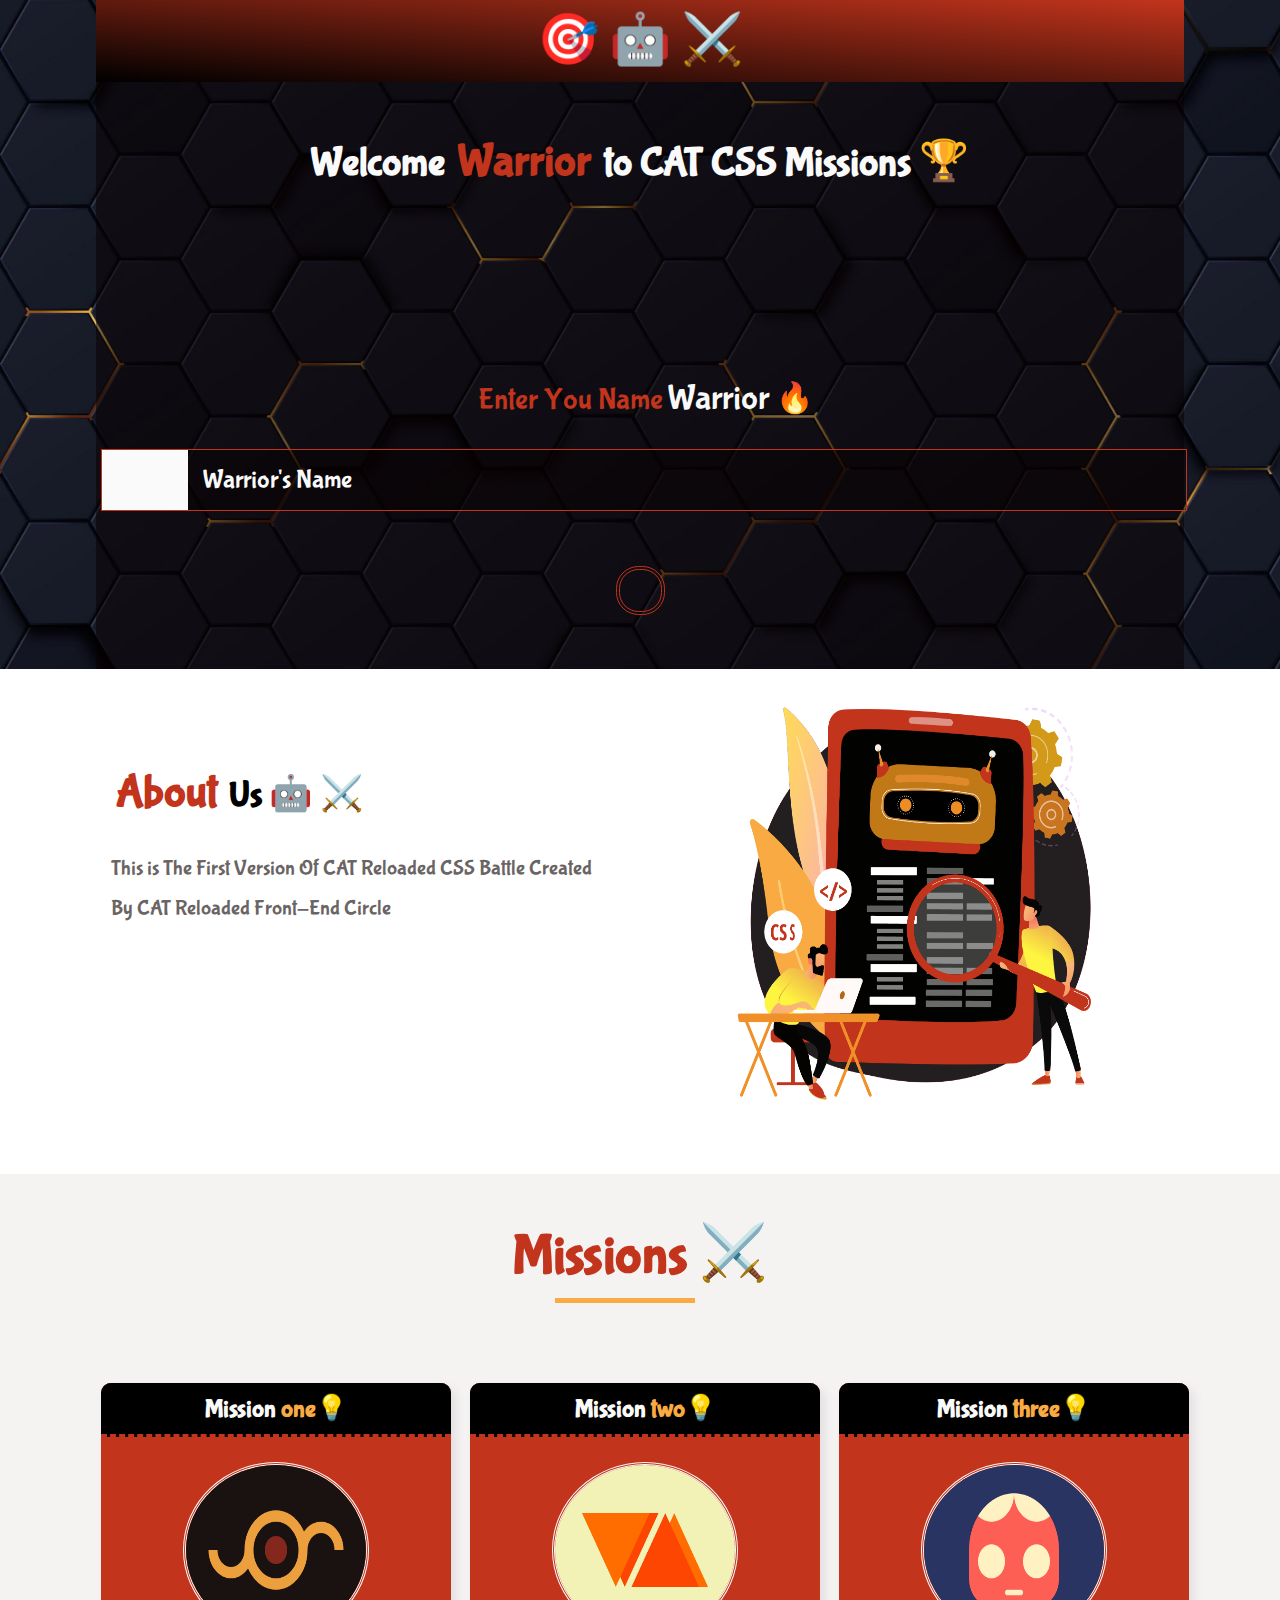
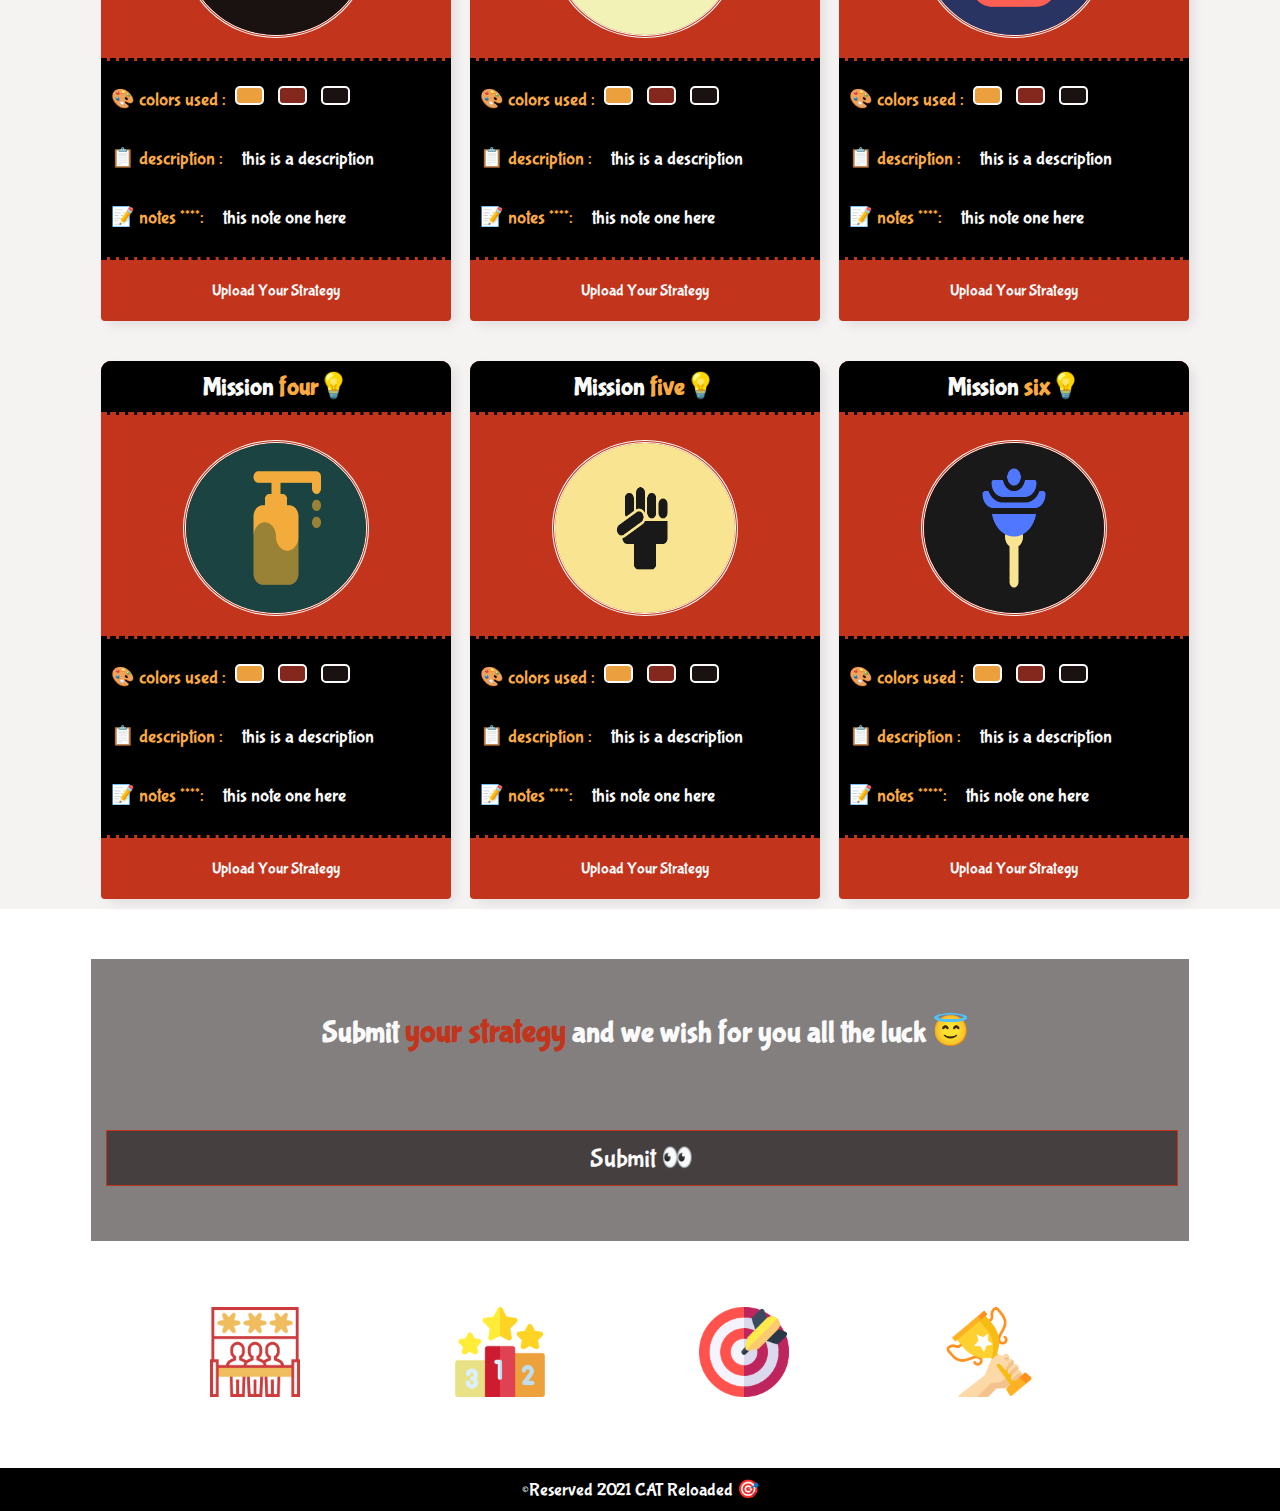
<file: competition.html>
<!DOCTYPE html>
<html lang="en">

<head>
    <meta charset="UTF-8">
    <meta http-equiv="X-UA-Compatible" content="IE=edge">
    <meta name="viewport" content="width=device-width, initial-scale=1.0">
    <link rel="stylesheet" href="https://pro.fontawesome.com/releases/v5.10.0/css/all.css" integrity="sha384-AYmEC3Yw5cVb3ZcuHtOA93w35dYTsvhLPVnYs9eStHfGJvOvKxVfELGroGkvsg+p" crossorigin="anonymous" />
    <link rel="preconnect" href="https://fonts.gstatic.com">
    <link href="https://fonts.googleapis.com/css2?family=Bubblegum+Sans&display=swap" rel="stylesheet">
    <link rel="stylesheet" href="css/styleCompetition.css">
    <link rel="stylesheet" href="css/mediaCompetition.css">
    <title>🎯 CSS Contest </title>

</head>

<body>

    <header>
        <div class="container">

            <nav> 🎯 🤖 ⚔️ </nav>

            <h1>Welcome <span>Warrior</span> to CAT CSS Missions 🏆</h1>

            <form method="post" action="">
                <label for="userName">Enter You Name<span>Warrior  </span>🔥 </label>
                <i class="fas fa-robot"></i>
                <input id="userName" type="text" name="user" value="" placeholder="Warrior's Name">
            </form>

            <a href="#aboutus"><i class="fas fa-chevron-down"></i></a>

        </div>
    </header>

    <!--start about Mission section-->

    <section class="aboutus" id="aboutus">

        <div class="container">
            <div class="about">
                <h2> <span>About</span> Us 🤖 ⚔️ </h2>


                <p>This is The First Version Of CAT Reloaded CSS Battle Created By CAT Reloaded Front-End Circle </p>

                <ul class="social">
                    <li class="facebook">
                        <a href="#"><i class="fab fa-facebook-square"></i></a>
                    </li>
                    <li class="linkedin">
                        <a href="#"><i class="fab fa-linkedin"></i></a>
                    </li>
                    <li class="twitter">
                        <a href="#"><i class="fab fa-twitter-square"></i></a>
                    </li>


                </ul>

            </div>
            <div class="vector">

                <img src="./images/vector3.png">
            </div>
        </div>

    </section>

    <!--end about Mission section-->



    <!--start missions section-->

    <section class="missions">

        <h2>Missions ⚔️ </h2>
        <span class="border-bottom"></span>
        <div class="container">


            <div class="card">
                <div class="header">
                    <h3> Mission <span>one</span>💡</h3>
                    <div class="image"> <img src="./images/challenge1.png"></div>
                </div>

                <div class="caption">
                    <p class="colors">🎨 colors used : <span></span> <span></span> <span></span></p>
                    <p class="description"> <span>📋 description : </span> this is a description </p>
                    <p class="notes"> <span> 📝 notes ****:</span> this note one here
                    </p>

                </div>


                <div class="uploadFile">
                    <form action="#" method="POST">

                        <div class="upload">
                            <p><i class="fas fa-cloud-upload-alt"></i> Upload Your Strategy</p>
                            <input id="uploadFile" type="file" name="upload">
                        </div>

                    </form>

                </div>
            </div>


            <div class="card">
                <div class="header">
                    <h3> Mission <span>two</span>💡</h3>
                    <div class="image"> <img src="./images/challenge2.png"></div>
                </div>

                <div class="caption">
                    <p class="colors">🎨 colors used : <span></span> <span></span> <span></span></p>
                    <p class="description"> <span>📋 description : </span> this is a description </p>
                    <p class="notes"> <span> 📝 notes ****:</span> this note one here
                    </p>

                </div>


                <div class="uploadFile">
                    <form action="#" method="POST">

                        <div class="upload">
                            <p><i class="fas fa-cloud-upload-alt"></i> Upload Your Strategy</p>
                            <input id="uploadFile" type="file" name="upload">
                        </div>

                    </form>

                </div>
            </div>

            <div class="card">
                <div class="header">
                    <h3> Mission <span>three</span>💡</h3>
                    <div class="image"> <img src="./images/challenge3.png"></div>
                </div>

                <div class="caption">
                    <p class="colors">🎨 colors used : <span></span> <span></span> <span></span></p>
                    <p class="description"> <span>📋 description : </span> this is a description </p>
                    <p class="notes"> <span> 📝 notes ****:</span> this note one here
                    </p>

                </div>


                <div class="uploadFile">
                    <form action="#" method="POST">

                        <div class="upload">
                            <p><i class="fas fa-cloud-upload-alt"></i> Upload Your Strategy</p>
                            <input id="uploadFile" type="file" name="upload">
                        </div>

                    </form>

                </div>

            </div>

            <div class="card">
                <div class="header">
                    <h3> Mission <span>four</span>💡</h3>
                    <div class="image"> <img src="./images/challenge4.png"></div>
                </div>

                <div class="caption">
                    <p class="colors">🎨 colors used : <span></span> <span></span> <span></span></p>
                    <p class="description"> <span>📋 description : </span> this is a description </p>
                    <p class="notes"> <span> 📝 notes ****:</span> this note one here
                    </p>

                </div>


                <div class="uploadFile">
                    <form action="#" method="POST">

                        <div class="upload">
                            <p><i class="fas fa-cloud-upload-alt"></i> Upload Your Strategy</p>
                            <input id="uploadFile" type="file" name="upload">
                        </div>

                    </form>

                </div>
            </div>

            <div class="card">
                <div class="header">
                    <h3> Mission <span>five</span>💡</h3>
                    <div class="image"> <img src="./images/challenge5.png"></div>
                </div>

                <div class="caption">
                    <p class="colors">🎨 colors used : <span></span> <span></span> <span></span></p>
                    <p class="description"> <span>📋 description : </span> this is a description </p>
                    <p class="notes"> <span> 📝 notes ****:</span> this note one here
                    </p>

                </div>


                <div class="uploadFile">
                    <form action="#" method="POST">

                        <div class="upload">
                            <p><i class="fas fa-cloud-upload-alt"></i> Upload Your Strategy</p>
                            <input id="uploadFile" type="file" name="upload">
                        </div>

                    </form>

                </div>


            </div>

            <div class="card">
                <div class="header">
                    <h3> Mission <span>six</span>💡</h3>
                    <div class="image"> <img src="./images/challenge6.png"></div>
                </div>

                <div class="caption">
                    <p class="colors">🎨 colors used : <span></span> <span></span> <span></span></p>
                    <p class="description"> <span>📋 description : </span> this is a description </p>
                    <p class="notes"> <span> 📝 notes *****:</span> this note one here
                    </p>

                </div>


                <div class="uploadFile">
                    <form action="#" method="POST">

                        <div class="upload">
                            <p><i class="fas fa-cloud-upload-alt"></i> Upload Your Strategy</p>
                            <input id="uploadFile" type="file" name="upload">
                        </div>

                    </form>

                </div>


            </div>
        </div>
    </section>



    <section class="submit">


        <div class="container">
            <h2>Submit <span> your strategy</span> and we wish for you all the luck 😇</h2>

            <form>
                <button type="submit"> Submit 👀 </button>
            </form>
        </div>


    </section>


    <section class="contestIcons">
        <div class="container">

            <ul>
                <li><img src="./images/competition.png" alt="competition"></li>
                <li><img src="./images/podium.png" alt="pondium"></li>
                <li><img src="./images/dart.png" alt="dart"></li>
                <li><img src="./images/trophy.png" alt="tropgy"></li>

            </ul>
        </div>

    </section>

    <footer>
        &copy;Reserved 2021 CAT Reloaded 🎯
    </footer>

</body>

</html>
</file>
<file: css/styleCompetition.css>
body {
    margin: 0px;
    padding: 0px;
    font-family: 'Bubblegum Sans', cursive;
}

header nav {
    width: 100%;
    background: linear-gradient(to left bottom, #c2341c, #000);
    font-size: 50px;
    padding: 10px 0px;
    text-align: center
}

header {
    background: url(../images/5053309.jpg) no-repeat 50% 80%;
    background-size: cover;
    width: 100%;
    height: auto;
    position: relative;
    z-index: 1;
}

header img {
    position: absolute;
    z-index: 2;
    right: 10%;
    top: 50%;
    width: 300px;
    height: 300px;
    filter: saturate(1.1);
    display: none
}

.container {
    width: 85%;
    height: 100%;
    margin: auto;
    display: flex;
    padding-left: 10px;
    flex-direction: column;
    justify-content: center;
    align-items: center;
    background: rgba(8, 0, 0, .5);
}

.submit h2,
header .container h1 {
    color: #FAFAFA;
    text-align: center;
    width: 100%;
    margin-top: 5%
}

.submit h2 {
    font-size: 30px
}

.submit h2 span {
    color: #c2341c;
    font-size: 33px
}

header .container {
    padding-left: 0;
}

header .container h1 span,
.aboutus .container .about h2 span {
    color: #c2341c;
    font-size: 35px;
    padding: 5px
}

header form,
.submit form {
    width: 100%;
    margin-top: 15%;
    padding-bottom: 5%;
    display: flex;
    flex-direction: row;
    flex-wrap: wrap;
    padding-left: 10px;
}

.submit form {
    margin-top: 5%
}

header form label {
    font-size: 30px;
    color: #c2341c;
    width: 100%;
    margin-bottom: 30px;
    text-align: center;
}

header form label span {
    color: #FAFAFA;
    padding-left: 5px
}

header form i {
    width: 7%;
    background-color: #FAFAFA;
    color: #c2341c;
    text-align: center;
    font-size: 40px;
    padding-top: 13px;
    padding-left: 10px
}

header form input,
.submit form button {
    outline: none;
    border: 1px solid#c2341c;
    ;
    padding: 20px;
    color: #FAFAFA;
    background: rgba(8, 0, 0, .5);
    width: 89%;
    font-size: 26px;
    font-family: 'Bubblegum Sans', cursive;
    transition: all 1s ease-in-out
}

.submit form button:hover {
    color: #000;
    background: #fafafa;
    border: 1px solid #c2341c
}

header form input {
    border-left: 0px
}

.submit form button {
    text-align: center;
    width: 100%;
    padding: 1%;
    cursor: pointer;
}

.submit form button {
    width: 98.5%
}

header form input::placeholder {
    color: #FAFAFA;
    font-family: 'Bubblegum Sans', cursive;
}

header i {
    color: #c2341c;
    font-size: 24px;
    border: 1px solid#c2341c;
    border-right: 0px
}

header a {
    display: inline-block;
    text-align: center;
    border: 4px double #c2341c;
    border-radius: 46%;
    padding: 10px;
    margin-bottom: 5%;
    width: 25px;
    height: 25px;
    position: relative;
    overflow: hidden;
    scroll-behavior: smooth;
}

html {
    scroll-behavior: smooth;
}

header a i {
    position: absolute;
    top: 50%;
    left: 28%;
    border: none;
    animation-name: slide-down;
    animation-duration: 2s;
    animation-iteration-count: infinite;
    scroll-behavior: smooth;
}

@keyframes slide-down {
    0% {
        top: 0%;
    }
    10% {
        top: 10%;
    }
    20% {
        top: 20%
    }
    30% {
        top: 30%
    }
    40% {
        top: 40%
    }
    50% {
        top: 50%;
    }
    60% {
        top: 60%
    }
    70% {
        top: 70%
    }
    80% {
        top: 80%
    }
    90% {
        top: 90%
    }
    100% {
        top: 100%
    }
}

.aboutus .container {
    background: transparent
}

.aboutus .container {
    display: flex;
    flex-direction: row;
    flex-wrap: wrap;
    justify-content: space-between;
}

.aboutus .container>div {
    width: 45%;
}

.aboutus .container .about {
    margin-top: -120px;
    padding-left: 10px
}

.aboutus .container .about h2 {
    color: #000;
    font-size: 35px;
    margin-bottom: 30px;
    font-weight: bold;
    width: 100%;
}

.aboutus .container .about h2 span {
    font-size: 45px;
}

.aboutus .container .about p {
    margin-bottom: 40px;
    line-height: 40px;
    font-size: 21px;
    color: #c2341c;
    color: rgb(106, 100, 100);
    font-weight: 545;
}

.aboutus .container .about ul.social {
    list-style: none;
    width: 100%;
    display: flex;
    flex-direction: row;
    flex-wrap: wrap;
    justify-content: space-between;
    align-items: flex-start;
    padding-left: 0px
}

.aboutus .container .about ul.social li {
    width: 33%;
}

.aboutus .container .about ul.social li a {
    text-decoration: none;
    width: 100%;
    text-align: left;
}

.aboutus .container .about ul.social li a i {
    color: #c2341c;
    font-size: 40px;
    transition: color 1s ease-in-out;
}

.aboutus .container .about ul.social li a:hover i {
    color: #000;
}

.aboutus .container .vector img {
    width: 90%;
    margin: auto;
    height: 500px
}

.missions {
    display: flex;
    flex-direction: column;
    justify-content: center;
    align-items: center;
    background: rgb(245, 242, 242)
}

.missions .container {
    background: transparent;
    justify-content: space-between;
    flex-direction: row;
    flex-wrap: wrap;
    display: flex;
    padding-left: 10px;
}

.missions h2 {
    color: #c2341c;
    font-size: 55px;
    margin-bottom: 10px;
}

.border-bottom {
    background-color: #faaa42;
    width: 140px;
    height: 5px;
    margin-bottom: 50px;
    display: inline-block;
    margin-right: 30px
}

.missions .card {
    width: 350px;
    background-color: #000;
    color: #FAFAFA;
    margin-top: 30px;
    margin-bottom: 10px;
    border-radius: 10px;
    position: relative;
    box-shadow: 5px 5px 10px rgb(226, 224, 224);
    transition: box-shadow 1s ease-in-out
}

.missions .card:hover {
    box-shadow: 5px 5px 10px #c2341c;
}

.missions .card .header {
    background-color: #c2341c;
    height: 50%;
    display: flex;
    flex-direction: column;
    justify-content: center;
    align-items: center;
    border-radius: 10px 10px 0px 0px;
    border-bottom: 3px dashed #000;
}

.missions .card .header h3 {
    margin-top: 0px;
    padding-top: 10px;
    font-weight: bold;
    font-size: 25px;
    padding: 10px 0px;
    width: 100%;
    text-align: center;
    background-color: #000;
    border-radius: 10px 10px 0px 0px;
    border-bottom: 3px dashed #c2341c;
}

.missions .card .header h3 span {
    color: #faaa42
}

.missions .card .header .image {
    border-radius: 50%;
    height: 170px;
    width: 180px;
    margin-bottom: 20px;
    border: 3px double #FAFAFA;
    transition: transform 1s ease-in-out;
    perspective: 1000px;
}

.missions .card:hover .image {
    transform: rotate(360deg);
    border: 3px solid #faaa42
}

.missions .card .header .image img {
    width: 100%;
    height: 100%;
    border-radius: 50%;
}

.missions .card .caption {
    padding-left: 10px;
    color: #FAFAFA;
    font-size: 19px;
    line-height: 40px
}

.missions .card .caption span {
    color: #faaa42;
    padding-right: 15px
}

.missions .card .caption .colors {
    color: #faaa42
}

.missions .card .caption .colors span {
    display: inline-block;
    width: 25px;
    height: 15px;
    border-radius: 5px;
    margin: 0px 5px;
    padding-right: 0px;
    border: 2px solid #FAFAFA
}

.missions .card .caption .colors span:first-of-type {
    background-color: #eca03d
}

.missions .card .caption .colors span:nth-of-type(2) {
    background-color: #84271c
}

.missions .card .caption .colors span:nth-of-type(3) {
    background-color: #191210
}

.missions form {
    width: 100%
}

.missions form label {
    color: #c2341c
}

.missions form .upload input {
    width: 100%;
    position: relative;
}

.upload {
    width: 100%;
    position: relative;
    background-color: #c2341c;
    border: none;
    color: #FAFAFA;
    cursor: pointer;
    font-weight: 400;
    display: inline-block;
    padding: 0px;
    text-align: center;
    text-decoration: none;
    vertical-align: middle;
}

.upload {
    border-radius: 0px 0px 4px 4px;
    font-size: 16px;
    overflow: hidden;
    position: relative;
    border-top: 3px dashed #000!important
}

.upload p {
    position: absolute;
    z-index: 333;
    top: 5px;
    text-align: center;
    width: 100%
}

.upload input {
    cursor: pointer;
    margin: 0;
    opacity: 0;
    filter: alpha(opacity=0);
    padding: 0;
    position: absolute;
    right: 0;
    width: 100%;
    height: 100%;
    z-index: 555;
    padding: 20px;
    top: 0;
}

.submit {
    background: url(../images/5053309.jpg)fixed 50% 50% no-repeat;
    background-size: cover;
    margin: 50px auto
}

footer {
    background: #000;
    color: #FAFAFA;
    padding: 10px;
    text-align: center;
    font-size: 18px
}

.contestIcons {
    margin-bottom: 50px;
}

.contestIcons .container {
    background: transparent;
}

.contestIcons .container ul {
    width: 90%;
    display: flex;
    flex-direction: row;
    flex-wrap: wrap;
    justify-content: center;
    align-items: center;
    list-style: none;
    padding-left: 10%
}

.contestIcons .container ul li {
    width: 25%;
}

.contestIcons .container ul li img {
    width: 90px;
    height: 90px
}
</file>
<file: css/mediaCompetition.css>
/*extra small screen as moblie*/

@media (max-width: 767px) {
    header .container h1 {
        font-size: 20px;
        margin-top: 8%
    }
    header .container h1 span {
        font-size: 25px;
    }
    header form label {
        font-size: 19px;
        margin-bottom: 20px;
    }
    header form i {
        width: 15%;
        font-size: 22px;
        padding-top: 5px
    }
    header form input {
        padding: 5px;
        width: 75%;
        font-size: 16px;
    }
    header a {
        border: 4px double #c2341c;
        ;
        padding: 8px;
        width: 18px;
        height: 18px;
    }
    header a i {
        top: 50%;
        font-size: 20px;
        left: 25%;
    }
    .aboutus .container>div {
        width: 100%;
    }
    .aboutus .container .about {
        margin-top: 1px;
        padding-left: 0px;
        order: 2
    }
    .aboutus .container .about h2 {
        font-size: 25px;
        margin-bottom: 5px
    }
    .aboutus .container .about h2 span {
        font-size: 35px;
    }
    .aboutus .container .about p {
        margin-bottom: 40px;
        line-height: 40px;
        font-size: 19px;
    }
    .aboutus .container .about ul.social {
        justify-content: center;
        align-items: center;
        padding-left: 10px
    }
    .aboutus .container .about ul.social li {
        width: 32%;
    }
    .aboutus .container .about ul.social li a {
        padding-left: 15px
    }
    .aboutus .container .about ul.social li a i {
        font-size: 30px;
    }
    .aboutus .container .vector {
        order: 1
    }
    .aboutus .container .vector img {
        width: 100%;
        margin: auto;
        height: 340px
    }
    header .container h1 span {
        font-size: 25px
    }
    .aboutus .container .about h2 {
        text-align: center
    }
    .aboutus .container .about p {
        text-align: center;
    }
    .missions .container {
        width: 92%;
        padding-left: 0px;
    }
    .missions h2 {
        font-size: 55px;
        margin-bottom: 10px;
    }
    .missions .card {
        width: 100%;
    }
    .submit h2 {
        font-size: 16px
    }
    .submit h2 span {
        font-size: 19px
    }
    .submit form {
        display: flex;
        justify-content: center;
        align-items: center;
        flex-direction: column;
    }
    .submit form button {
        padding: 10px;
        width: 70%!important;
        font-size: 18px;
    }
    .submit form button {
        text-align: center;
        width: 100%;
        padding: 1%;
        cursor: pointer;
    }
    .contestIcons {
        margin-bottom: 10px;
    }
    .contestIcons .container ul {
        width: 100%;
        padding: 0
    }
    .contestIcons .container ul li {
        width: 25%;
        margin-bottom: 20px;
        text-align: center;
    }
    .contestIcons .container ul li img {
        width: 50px;
        height: 50px
    }
    header nav {
        font-size: 30px;
    }
}

@media(min-width:500px) and (max-width:767px) {
    header form input {
        width: 80%;
    }
    .aboutus .container .about h2 {
        text-align: center
    }
    .aboutus .container .about p {
        text-align: center;
    }
    .aboutus .container .about ul.social li {
        text-align: center;
    }
    .aboutus .container .vector img {
        width: 98%;
        height: 390px
    }
    .missions .container {
        width: 85%;
        padding-left: 0px;
        justify-content: center;
        align-items: center;
    }
    .missions .card {
        width: 80%;
    }
}

@media(min-width:661px) and (max-width:767px) {}

@media (max-width:320px) {}

@media (max-width:280px) {}


/*small screen as ipad*/

@media (min-width:768px) and (max-width:991px) {
    header .container h1 {
        font-size: 30px;
        margin-top: 10%
    }
    header .container h1 span {
        font-size: 30px;
    }
    header form label {
        font-size: 25px;
        margin-bottom: 20px;
    }
    header form i {
        width: 10%;
        font-size: 24px;
        padding-top: 10px
    }
    header form input {
        padding: 10px;
        width: 82%;
        font-size: 20px;
    }
    header a {
        border: 4px double #c2341c;
        padding: 8px;
        width: 18px;
        height: 18px;
    }
    header a i {
        top: 50%;
        font-size: 20px;
        left: 25%;
    }
    .aboutus .container>div {
        width: 45%;
    }
    .aboutus .container .about {
        margin-top: -30px;
        padding-left: 10px
    }
    .aboutus .container .about h2 {
        font-size: 25px;
    }
    .aboutus .container .about h2 span {
        font-size: 35px;
    }
    .aboutus .container .about p {
        margin-bottom: 40px;
        line-height: 40px;
        font-size: 19px;
    }
    .aboutus .container .about ul.social li {
        width: 33%;
    }
    .aboutus .container .about ul.social li a i {
        font-size: 30px;
    }
    .aboutus .container .vector img {
        width: 95%;
        margin: auto;
        height: 350px
    }
    .missions .container {
        width: 85%;
        padding-left: 0px;
    }
    .missions h2 {
        font-size: 55px;
        margin-bottom: 10px;
    }
    .missions .card {
        width: 70%;
    }
    .submit h2 {
        font-size: 25px
    }
    .submit h2 span {
        font-size: 30px
    }
    .submit form,
    .missions .container {
        display: flex;
        justify-content: center;
        align-items: center;
        flex-direction: column;
    }
    .submit form button {
        padding: 15px!important;
        width: 70%!important;
        font-size: 20px;
    }
    .submit form button {
        text-align: center;
        width: 100%;
        padding: 1%;
        cursor: pointer;
    }
}


/*medium screen as ipadpro*/

@media (min-width:992px) and (max-width:1999px) {
    header .container h1 {
        font-size: 40px;
    }
    header .container h1 span {
        font-size: 45px;
    }
    header form label {
        font-size: 35px;
    }
    header form i {
        width: 14%;
        font-size: 35px;
        padding-top: 13px
    }
    header form input {
        padding: 15px;
        width: 81%;
        font-size: 23px;
    }
    header a {
        border: 4px double #c2341c;
        ;
        padding: 8px;
        width: 18px;
        height: 18px;
    }
    header a i {
        top: 50%;
        font-size: 20px;
        left: 25%;
    }
    .aboutus .container>div {
        width: 45%;
    }
    .aboutus .container .about {
        margin-top: -80px;
        padding-left: 10px
    }
    .aboutus .container .about h2 {
        font-size: 30px;
    }
    .aboutus .container .about h2 span {
        font-size: 40px;
    }
    .aboutus .container .about p {
        margin-bottom: 40px;
        line-height: 40px;
        font-size: 20px;
    }
    .aboutus .container .about ul.social li {
        width: 33%;
    }
    .aboutus .container .about ul.social li a i {
        font-size: 35px;
    }
    .aboutus .container .vector img {
        width: 95%;
        margin: auto;
        height: 400px
    }
}

@media(min-width:1200px) {
    header .container h1 span,
    .aboutus .container .about h2 span {
        font-size: 35px;
        padding: 5px
    }
    header form label {
        font-size: 30px;
    }
    header .container h1 span {
        font-size: 45px
    }
    header form label span {
        padding-left: 5px;
        font-size: 35px;
    }
    header form i {
        width: 7%;
        font-size: 40px;
        padding-top: 13px
    }
    header form input {
        width: 89%;
        font-size: 26px;
    }
    header form input::placeholder {
        color: #FAFAFA;
    }
    header i {
        font-size: 24px;
    }
    header a {
        width: 25px;
        height: 25px;
    }
    .aboutus .container {
        background: transparent
    }
    .aboutus .container {
        display: flex;
        flex-direction: row;
        flex-wrap: wrap;
        justify-content: space-between;
    }
    .aboutus .container>div {
        width: 45%;
    }
    .aboutus .container .about {
        margin-top: -120px;
        padding-left: 10px
    }
    .aboutus .container .about h2 {
        color: #000;
        font-size: 35px;
        margin-bottom: 30px;
        width: 100%;
    }
    .aboutus .container .about h2 span {
        font-size: 45px;
    }
    .aboutus .container .about p {
        margin-bottom: 40px;
        line-height: 40px;
        font-size: 21px;
        font-weight: 545;
    }
    .aboutus .container .about ul.social li {
        width: 33%;
    }
    .aboutus .container .about ul.social li a i {
        font-size: 40px;
    }
    .aboutus .container .vector img {
        width: 90%;
        margin: auto;
        height: 500px
    }
}
</file>
